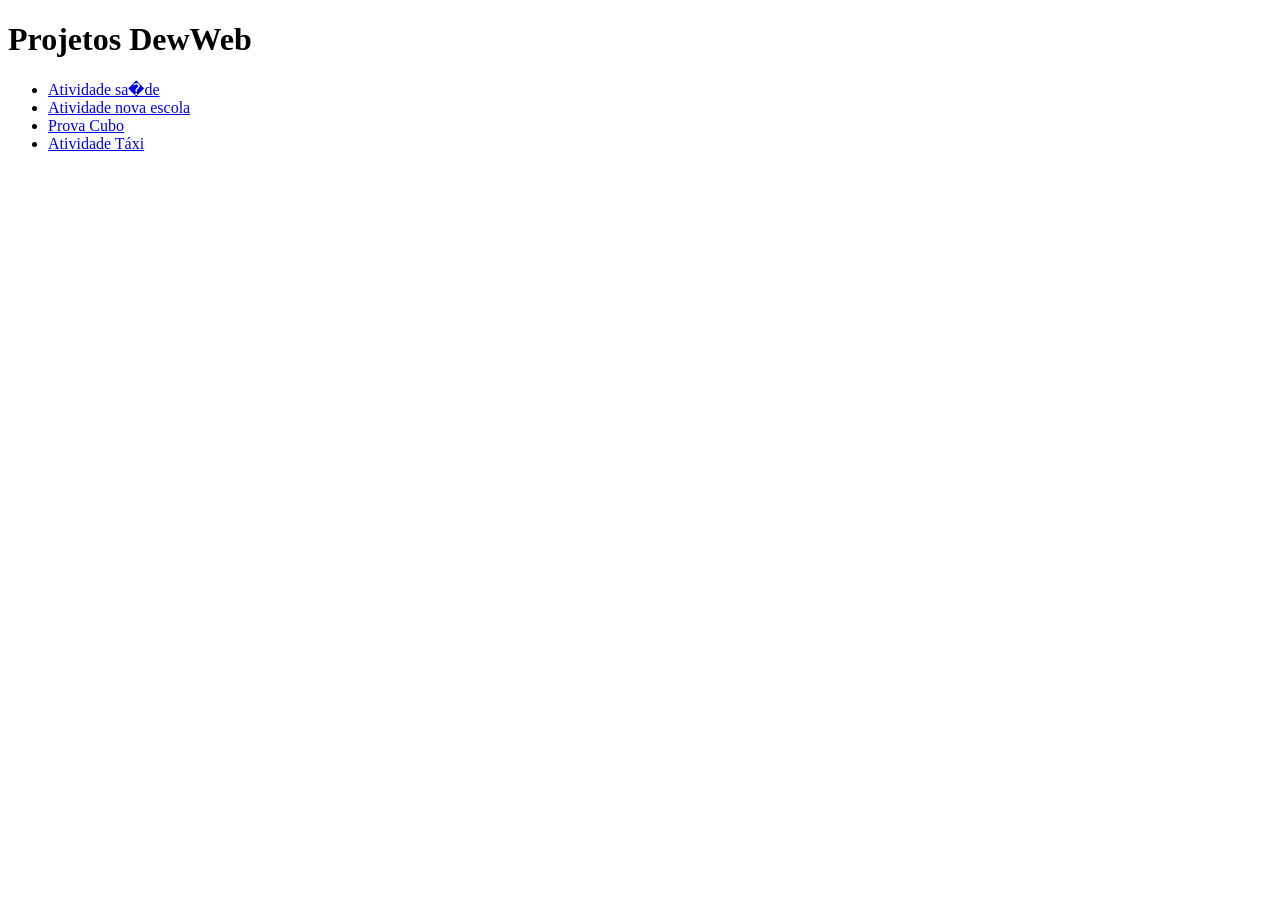
<file: index.html>
<!DOCTYPE html>
<html lang="en">
<head>
    <meta charset="UTF-8">
    <meta name="viewport" content="width=device-width, initial-scale=1.0">
    <title>Projetos DevWeb</title>
</head>
<body>
    <main>
        <h1>
            Projetos DewWeb
        </h1>
        <ul>
            <li>
                <a href="atv-saude/atv-saude/index.html">Atividade sa�de</a>
            </li>
            <li>
                <a href="css 2025 (2)/index.html">Atividade nova escola</a>
            </li>
            <li>
                <a href="cubo/index.html">Prova Cubo</a>
            </li>
            <li>
                <a href="Atividade taxi/index.html">Atividade Táxi</a>
            </li>
        </ul>
    </main>
</body>
</html>
</file>
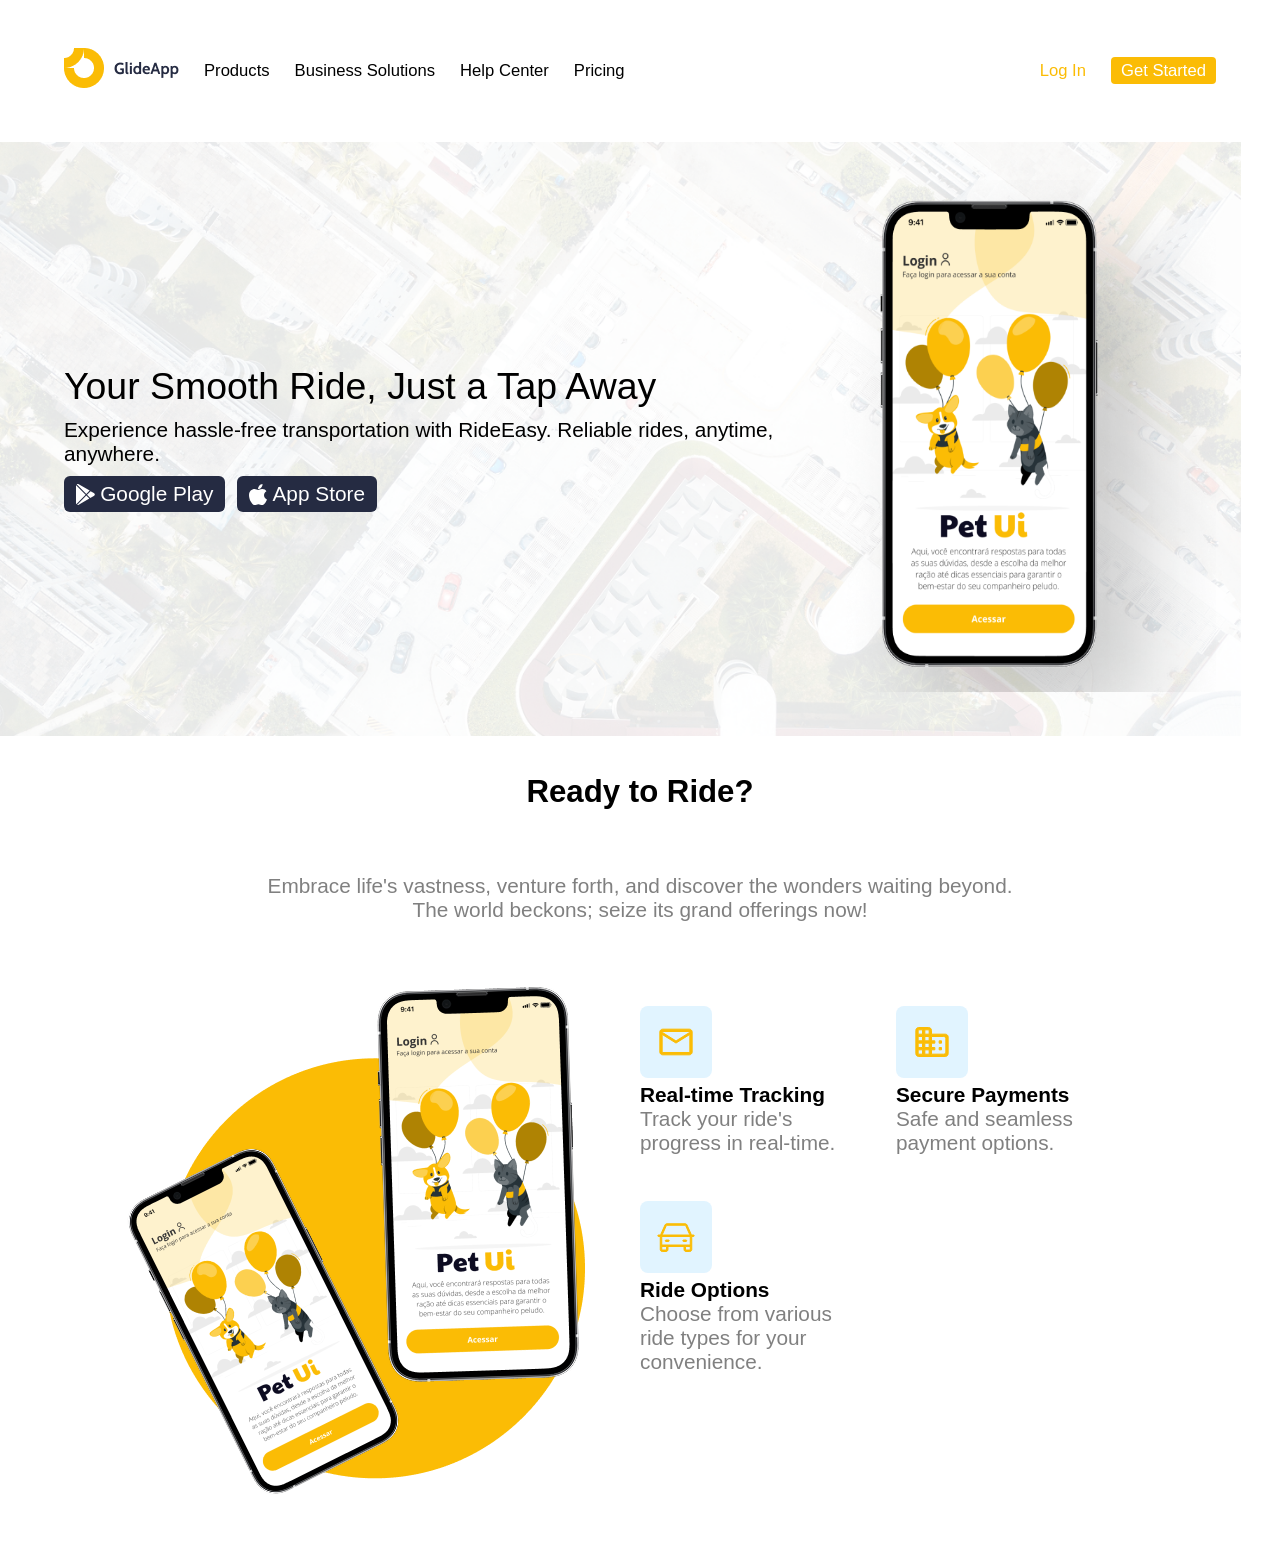
<file: Atividade taxi/index.html>
<!DOCTYPE html>
<html lang="en">

<head>
    <meta charset="UTF-8">
    <meta name="viewport" content="width=device-width, initial-scale=1.0">
    <title>Táxi</title>
    <link rel="stylesheet" href="css/reset.css">
    <link rel="stylesheet" href="css/style.css">
</head>

<body>
    <header>
        <nav>
            <ul>
                <li>
                    <a href="index.html">
                        <img src="images/logo-glide-app.png" alt="">
                    </a>
                </li>
                <li>
                    <a href="#">
                        Products
                    </a>
                </li>
                <li>
                    <a href="#">
                        Business Solutions
                    </a>
                </li>
                <li>
                    <a href="#">Help Center</a>
                </li>
                <li>
                    <a href="#">Pricing</a>
                </li>
            </ul>
            <ul>
                <li class="fonte-amarelo">
                    <a href="#">Log In</a>
                </li>
                <li class="botao-amarelo">
                    <a href="#">Get Started</a>
                </li>
            </ul>
        </nav>
    </header>
    <main>
        <section class="banner">
            <div class="texto">
                <h2>Your Smooth Ride, Just a Tap Away</h2>
                <p>Experience hassle-free transportation with RideEasy. Reliable rides, anytime, anywhere.</p>
                <p class="botao">
                    <a href="#">
                        <img src="images/icon-button-google.svg" alt=""><span>Google Play</span>
                    </a>
                    <a href="#">
                        <img src="images/icon-apple-ios.svg" alt=""><span>App Store</span>
                    </a>
                </p>
            </div>
            <div class="imagem">
                <img src="images/iphone-pet-ui.png" alt="">
            </div>
        </section>
        <section class="ready">
            <h2>
                Ready to Ride?
            </h2>
            <p>
                Embrace life's vastness, venture forth, and discover the wonders waiting beyond. The world beckons;
                seize its grand offerings now!
            </p>
            <div>
                <div class="imagem">
                    <img src="images/smartphones-pet-uis.png" alt="">
                </div>
                <div class="lista">
                    <ul>
                        <li>
                            <img src="images/icon-back-blue-letter.svg" alt="">
                            <h3>Real-time Tracking</h3>
                            <p>Track your ride's progress in real-time.</p>
                        </li>
                        <li>
                            <img src="images/icon-back-blue-building.svg" alt="">
                            <h3>Secure Payments</h3>
                            <p>Safe and seamless payment options.</p>
                        </li>
                        <li>
                            <img src="images/icon-back-blue-car.svg" alt="">
                            <h3>Ride Options</h3>
                            <p>Choose from various ride types for your convenience.</p>
                        </li>
                    </ul>
                </div>
            </div>

        </section>
    </main>
</body>

</html>
</file>
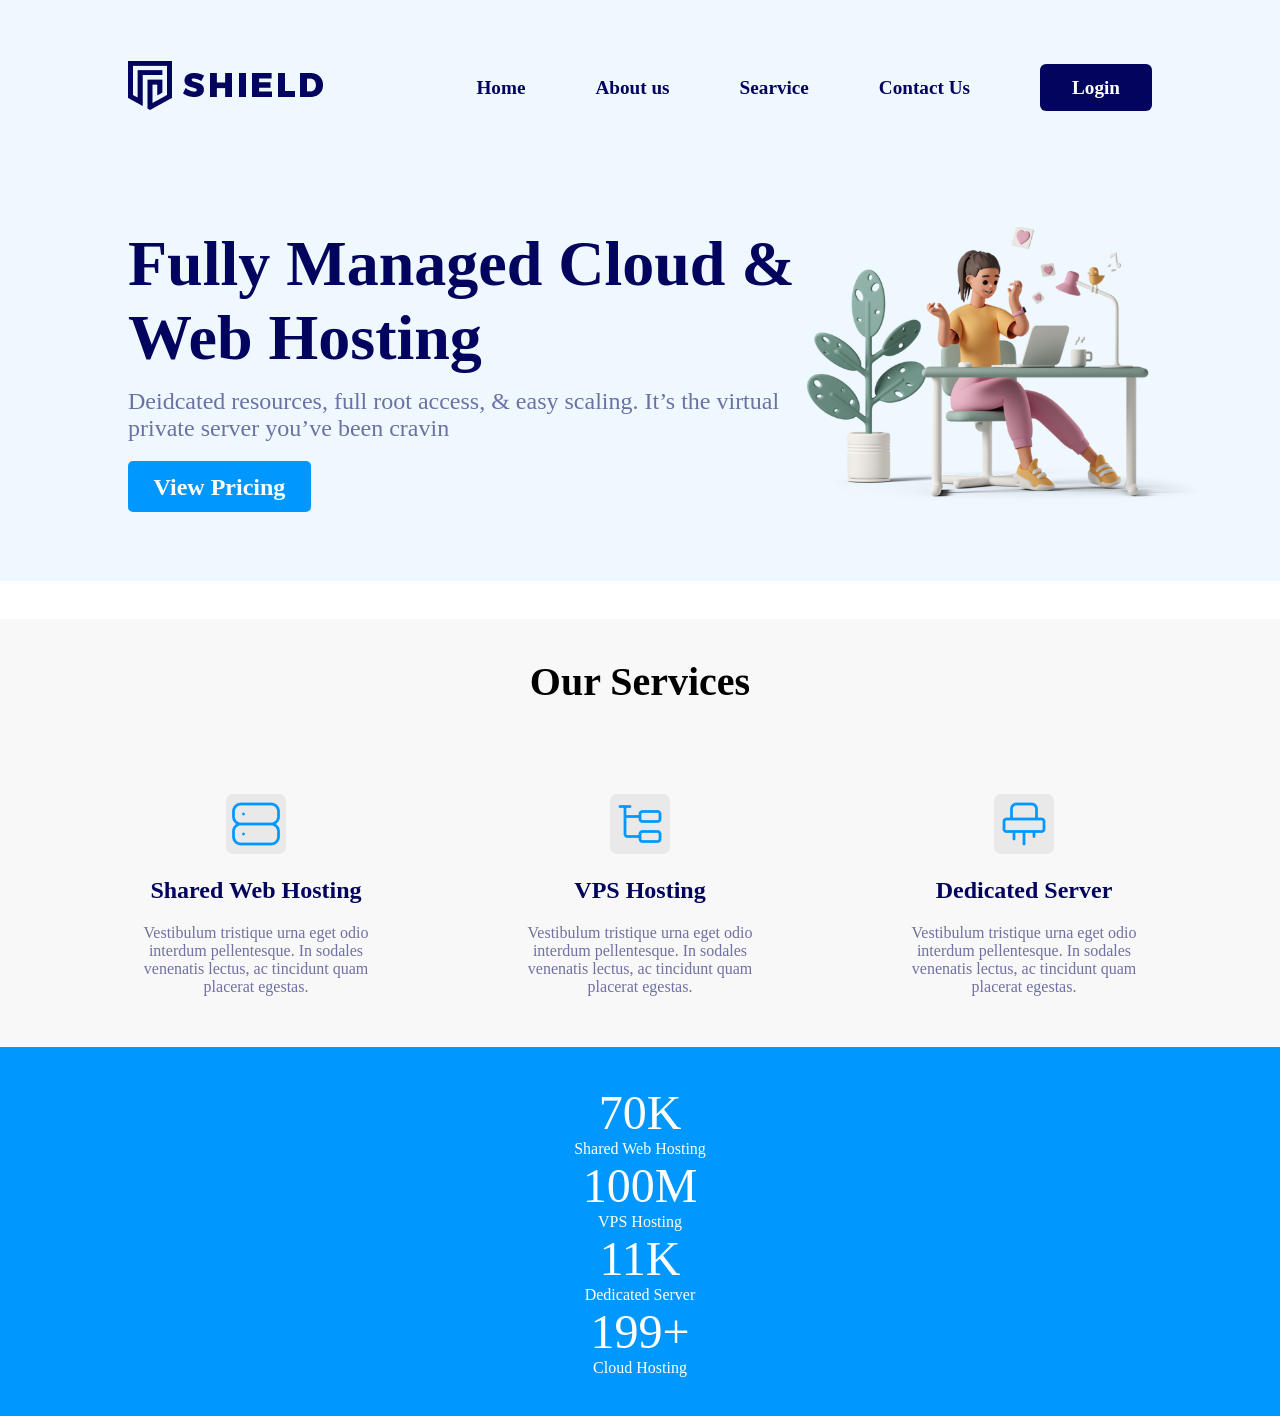
<file: Atividade-Shield/index.html>
<!DOCTYPE html>
<html lang="en">

<head>
    <meta charset="UTF-8">
    <meta name="viewport" content="width=device-width, initial-scale=1.0">
    <title>Document</title>
    <link rel="stylesheet" href="css/reset.css">
    <link rel="stylesheet" href="css/style.css">
</head>

<body>
    <header>
        <div>
            <h1>
                <a href="index.html"><img src="imagens/logo.png" alt=""></a>
            </h1>
        </div>
        <div>
            <nav>
                <ul>
                    <li>
                        <a href="index.html">Home</a>
                    </li>
                    <li>
                        <a href="#">About us</a>
                    </li>
                    <li>
                        <a href="#">Searvice</a>
                    </li>
                    <li>
                        <a href="#">Contact Us</a>
                    </li>
                    <li>
                        <a href="#" class="btn-escuro">Login</a>
                    </li>
                </ul>
            </nav>
        </div>
    </header>
    <section class="banner">
        <div>
            <h1>
                Fully Managed Cloud & Web Hosting
            </h1>
            <p>
                Deidcated resources, full root access, & easy scaling. It’s the virtual private server you’ve been
                cravin
            </p>
            <p class="btn-claro">
                <a href="#">View Pricing</a>
            </p>
        </div>
        <div>
            <img src="imagens/boneca.png" alt="Ilustração de mulher no computador.">
        </div>
    </section>
    <section class="services">
        <h2>
            Our Services
        </h2>
        <ul>
            <li>
                <img src="imagens/pri.png" alt="">
                <h3>
                    Shared Web Hosting
                </h3>
                <p>
                    Vestibulum tristique urna eget odio interdum pellentesque. In sodales venenatis lectus, ac tincidunt quam placerat egestas.
                </p>
            </li>
            <li>
                <img src="imagens/seg.png" alt="">
                <h3>
                    VPS  Hosting
                </h3>
                <p>
                    Vestibulum tristique urna eget odio interdum pellentesque. In sodales venenatis lectus, ac tincidunt quam placerat egestas.
                </p>
            </li>
            <li>
                <img src="imagens/ter.png" alt="">
                <h3>
                    Dedicated Server 
                </h3>
                <p>
                    Vestibulum tristique urna eget odio interdum pellentesque. In sodales venenatis lectus, ac tincidunt quam placerat egestas.
                </p>
            </li>
        </ul>
    </section>
    <section class="numeros">
        <ul>
            <li>
                <h4>
                    70K
                </h4>
                <p>
                    Shared Web Hosting
                </p>
            </li>
            <li>
                <h4>
                    100M
                </h4>
                <p>
                    VPS Hosting
                </p>
            </li>
            <li>
                <h4>
                    11K
                </h4>
                <p>
                    Dedicated Server
                </p>
            </li>
            <li>
                <h4>
                    199+
                </h4>
                <p>
                    Cloud Hosting
                </p>
            </li>
        </ul>
    </section>
</body>

</html>
</file>
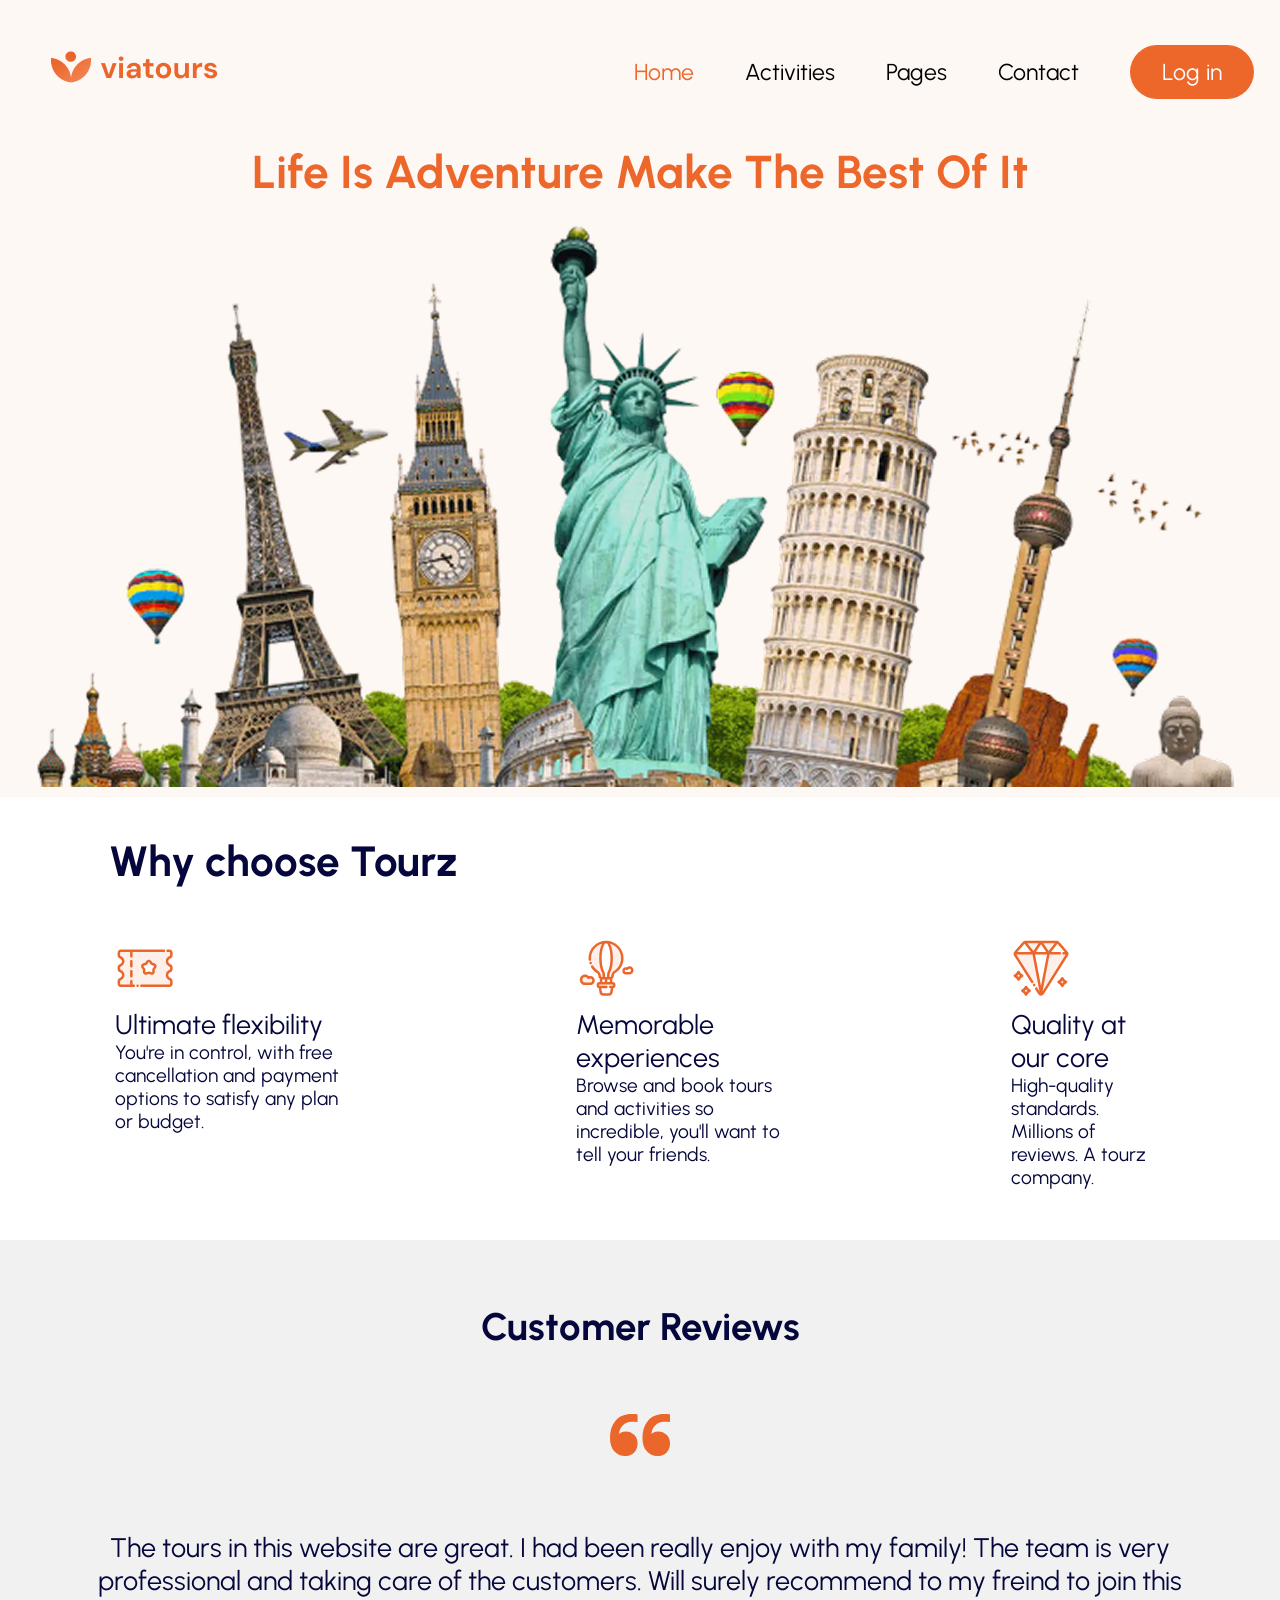
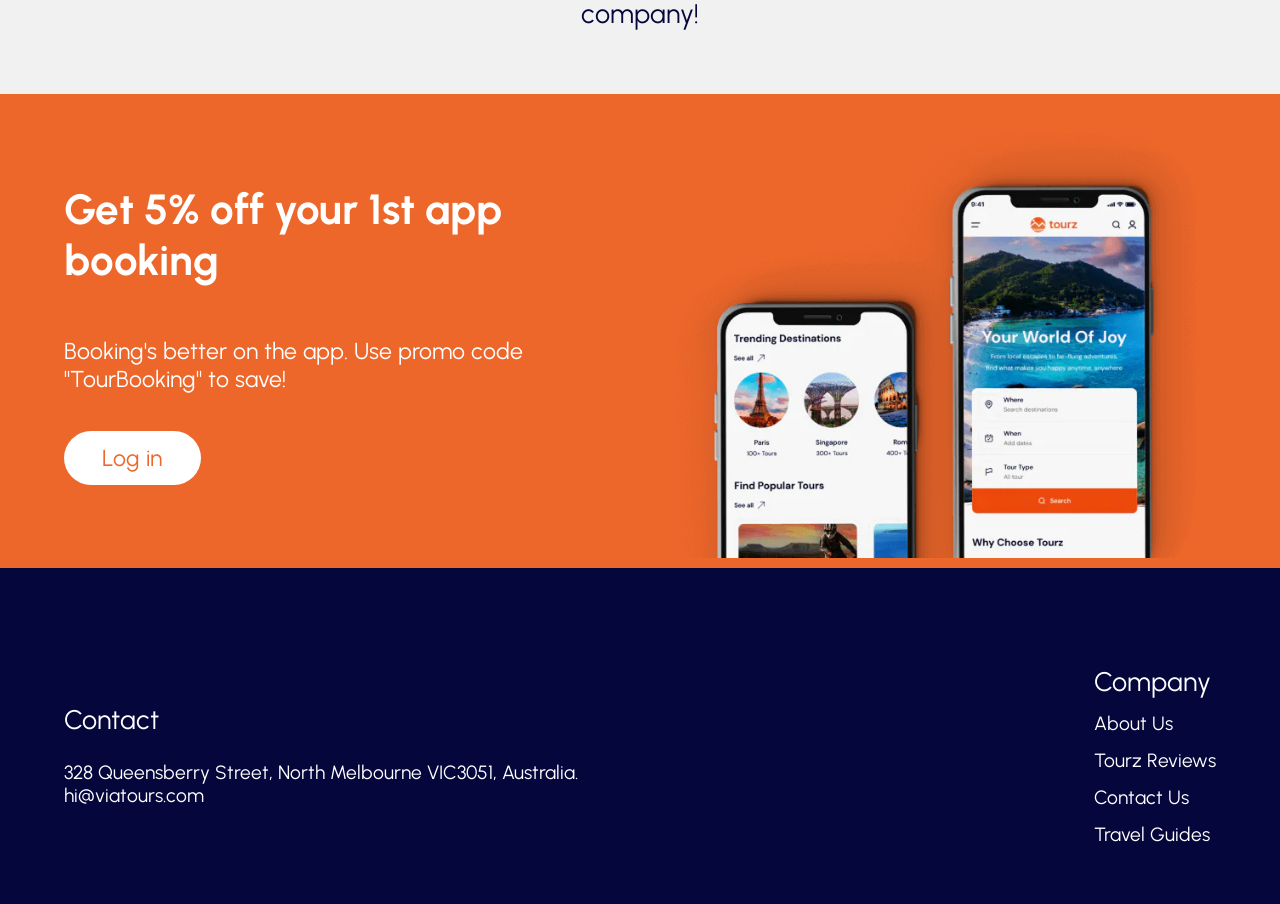
<file: atv-prova-viatours/index.html>
<!DOCTYPE html>
<html lang="en">

<head>
    <meta charset="UTF-8">
    <meta name="viewport" content="width=device-width, initial-scale=1.0">
    <title>Document</title>
    <link rel="stylesheet" href="css/reset.css">
    <link rel="stylesheet" href="css/style.css">
</head>

<body>
    <header>
        <nav>
            <div>
                <h1>
                    <a href="index.html">
                        <img src="imagens/logo-viatours.png" alt="">
                    </a>
                </h1>
            </div>
            <div>
                <ul>
                    <li>
                        <a href="index.html" class="laranja">Home</a>
                    </li>
                    <li>
                        <a href="#">Activities</a>
                    </li>
                    <li>
                        <a href="#">Pages</a>
                    </li>
                    <li>
                        <a href="#">Contact</a>
                    </li>
                    <li>
                        <a href="#" class="botao">Log in</a>
                    </li>
                </ul>
            </div>
        </nav>
    </header>
    <section class="banner">
        <h1>
            Life Is Adventure Make The Best Of It
        </h1>
        <img src="imagens/imagem-banner.png" alt="">
    </section>
    <section class="opcoes">
        <h2>
            Why choose Tourz
        </h2>
        <ul>
            <li>
                <img src="imagens/icon-ticket.svg" alt="ticket">
                <h3>
                    Ultimate flexibility
                </h3>
                <p>
                    You're in control, with free cancellation and payment options to satisfy any plan or budget.
                </p>
            </li>
            <li>
                <img src="imagens/icon-balloon.svg.svg" alt="balão">
                <h3>
                    Memorable experiences
                </h3>
                <p>
                    Browse and book tours and activities so incredible, you'll want to tell your friends.

                </p>
            </li>
            <li>
                <img src="imagens/icon-diamond.svg.svg" alt="diamante">
                <h3>
                    Quality at our core
                </h3>
                <p>
                    High-quality standards. Millions of reviews. A tourz company.
                </p>
            </li>
        </ul>
    </section>
    <section class="customer">
        <h2>
            Customer Reviews
        </h2>
        <img src="imagens/aspas.svg" alt="aspas">
        <p>The tours in this website are great. I had been really enjoy with my family! The team is very professional
            and taking care of the customers. Will surely recommend to my freind to join this company!</p>
    </section>
    <section class="get">
        <div>
            <h2>
                Get 5% off your 1st app booking
            </h2>
            <p>
                Booking's better on the app. Use promo code "TourBooking" to save!
            </p>
            <p class="btn">
                <a href="#">Log in</a>
            </p>
        </div>
        <div>
            <img src="imagens/celular.png" alt="celulares">
        </div>
    </section>
    <footer>
        <div>
            <h4>
                Contact
            </h4>
            <p>
                328 Queensberry Street, North Melbourne VIC3051, Australia.
            </p>
            <p>
                hi@viatours.com
            </p>
        </div>
        <div>
            <ul>
                <li>
                    <span>
                        Company
                    </span>
                </li>
                <li>
                    About Us
                </li>
                <li>
                    Tourz Reviews
                </li>
                <li>
                    Contact Us
                </li>
                <li>
                    Travel Guides
                </li>
            </ul>
        </div>
    </footer>
</body>

</html>
</file>
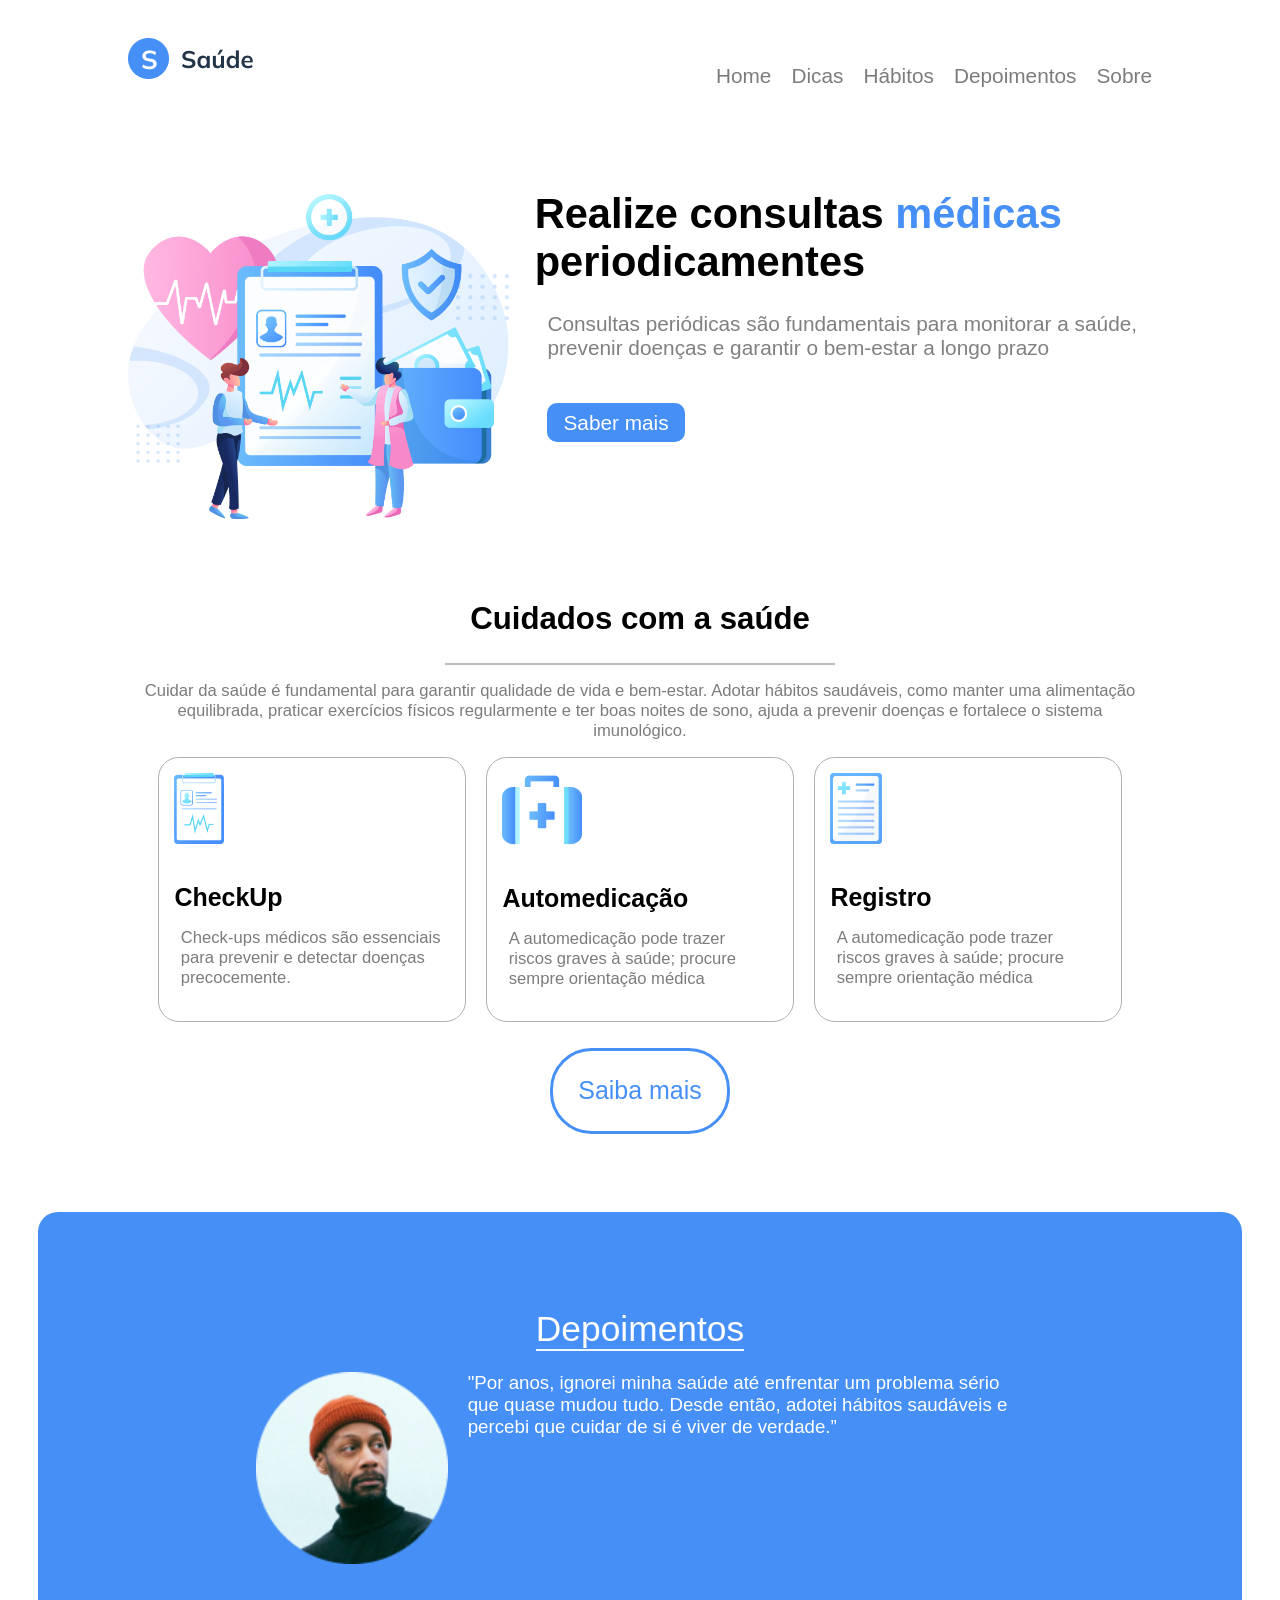
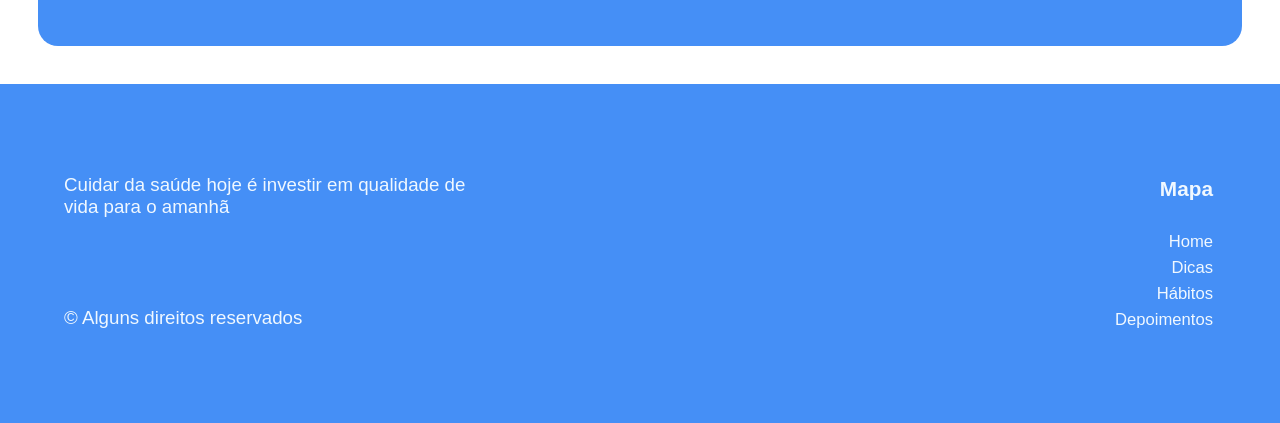
<file: atv-saude/index.html>
<!DOCTYPE html>
<html lang="en">
<head>
    <meta charset="UTF-8">
    <meta name="viewport" content="width=device-width, initial-scale=1.0">
    <title>Atividade Consulta Medica</title>

    <link rel="stylesheet" href="css/reset.css">
    <link rel="stylesheet" href="css/style.css">
</head>
<body>
    <header>
        <h1>
            <a href="index.html"><img src="src/images/logo.png" alt="Logo espaço saúde."></a>
        </h1>
        <nav>
            <ul>
                <li><a href="index.html">Home</a></li>
                <li><a href="#">Dicas</a></li>
                <li><a href="#">Hábitos</a></li>
                <li><a href="#">Depoimentos</a></li>
                <li><a href="#">Sobre</a></li>
            </ul>
        </nav>
    </header>
    <main>
        <section class="banner">
            <div>
                <img src="src/images/foto-banner.png" alt="banner">
            </div>
            <div>
                <h2>
                Realize consultas <span>médicas</span> periodicamentes
            </h2>
            <p>
                Consultas periódicas são fundamentais para monitorar a saúde, prevenir doenças e garantir o bem-estar a longo prazo
            </p>
            <p>
                <a href="#">Saber mais</a>
            </p>
            </div>
        </section>
        <section class="cuidados">
            <h2>
                <span>
                    Cuidados com a saúde
                </span>
            </h2>
            <p>
                Cuidar da saúde é fundamental para garantir qualidade de vida e bem-estar. Adotar hábitos saudáveis, como manter uma alimentação equilibrada, praticar exercícios físicos regularmente e ter boas noites de sono, ajuda a prevenir doenças e fortalece o sistema imunológico.
            </p>
            <ul>
                <li>
                    <img src="src/images/prancheta-1.png" alt="prancheta">
                    <h2>CheckUp</h2>
                    <p>Check-ups médicos são essenciais para prevenir e detectar doenças precocemente.</p>
                </li>
                <li>
                    <img src="src/images/mala.png" alt="mala">
                    <h2>Automedicação</h2>
                    <p>A automedicação pode trazer riscos graves à saúde; procure sempre orientação médica</p>
                </li>
                <li>
                    <img src="src/images/prancheta-2.png" alt="prancheta">
                    <h2>Registro</h2>
                    <p>A automedicação pode trazer riscos graves à saúde; procure sempre orientação médica</p>
                </li>
            </ul>
            <p>
                <a href="#">
                    Saiba mais
                </a>
            </p>
        </section>
        <section class="depoimento">
            <h2>
                <span>
                    Depoimentos
                </span>
            </h2>
            <div>
                <p>
                <img src="src/images/foto-depoimento.png" alt="homem">
            </p>
            <p>
                "Por anos, ignorei minha saúde até enfrentar um problema sério que quase mudou tudo. Desde então, adotei hábitos saudáveis e percebi que cuidar de si é viver de verdade.”
            </p>
            </div>
        </section>
        <footer>
            <div>
                <p class="cuidar">
                Cuidar da saúde hoje é investir em qualidade de vida para o amanhã</p>
                <p>
                        © Alguns direitos reservados
                </p>
            </div>
            <div class="mapa">
                <ul>
                    <li><h2>Mapa</h2></li>
                    <li><a href="index.html">Home</a></li>
                    <li><a href="#">Dicas</a></li>
                    <li><a href="#">Hábitos</a></li>
                    <li><a href="#">Depoimentos</a></li>
                </ul>
            </div>
        </footer>
    </main>
</body>
</html>
</file>
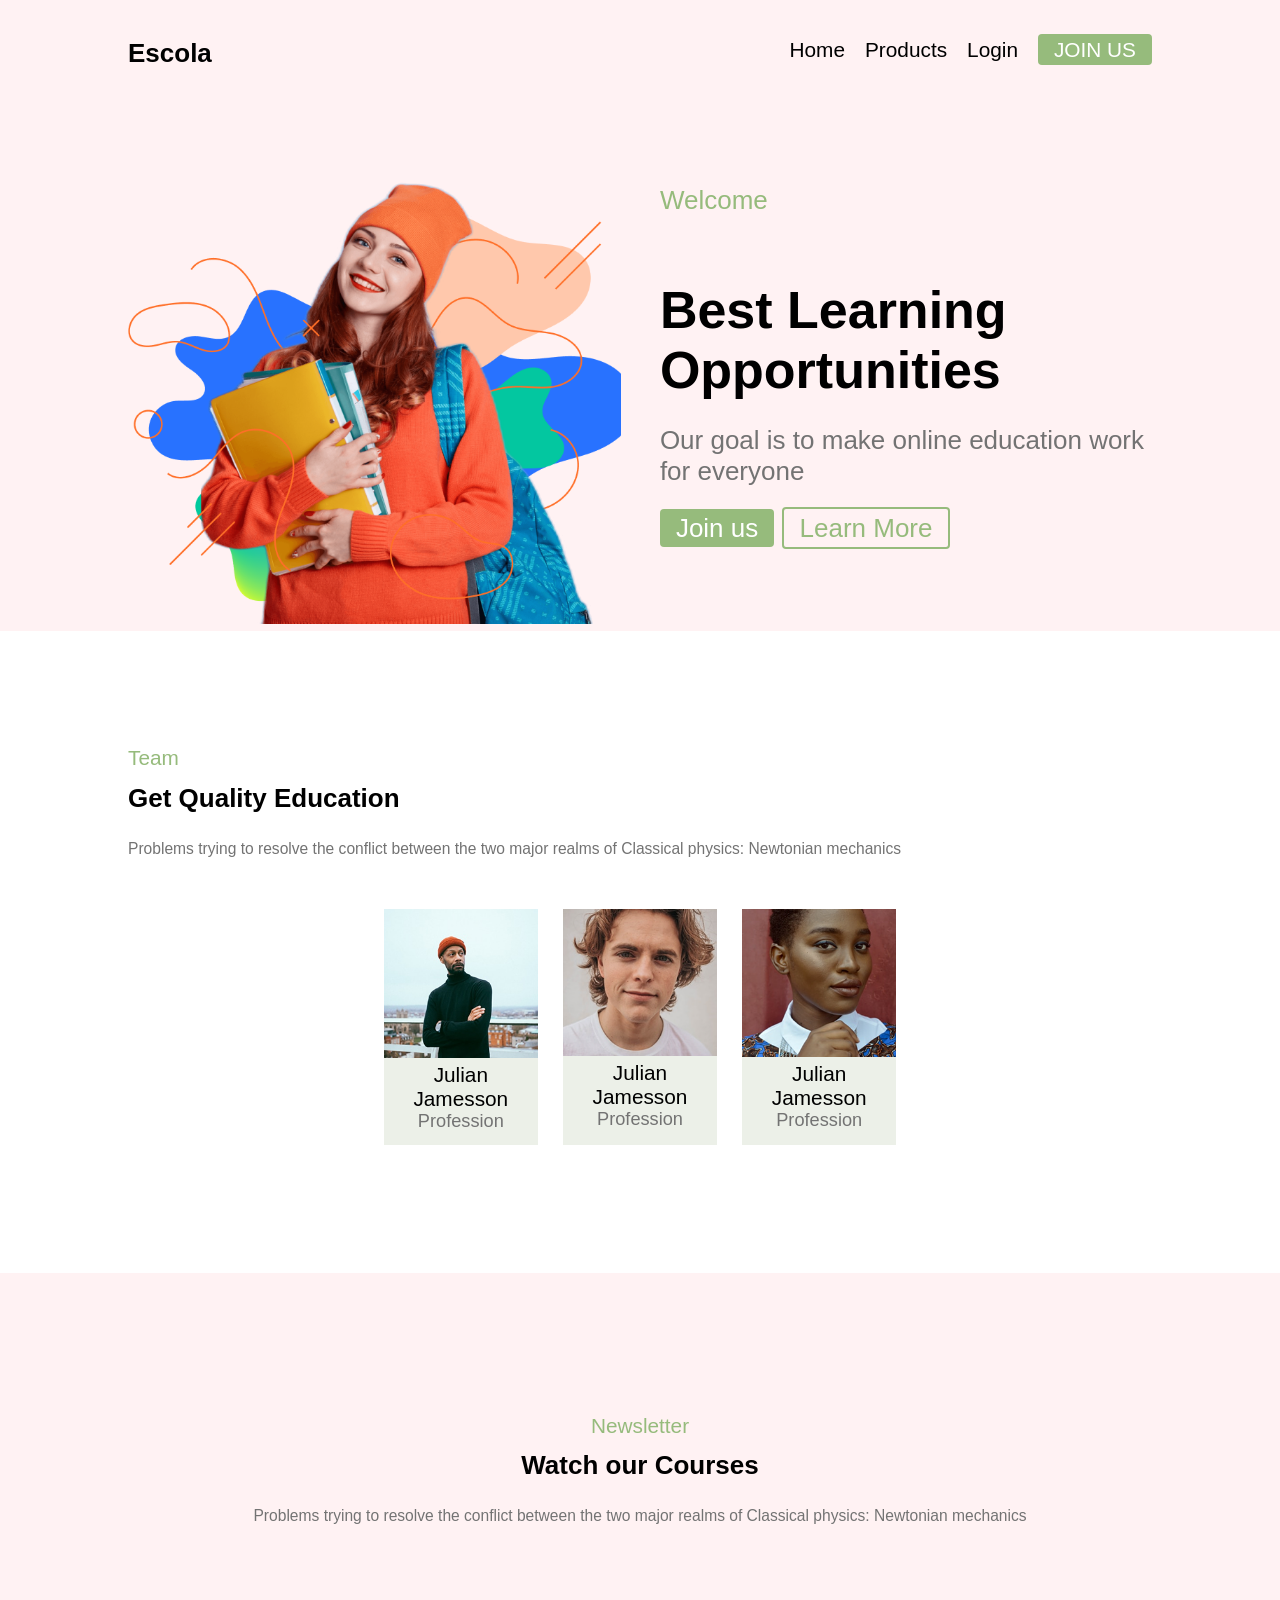
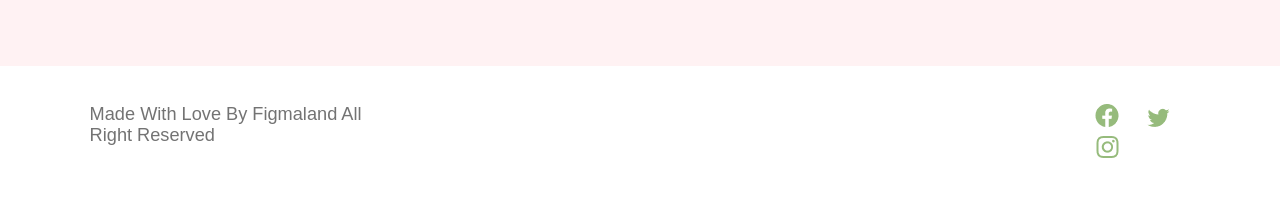
<file: css 2025 (2)/index.html>
<!DOCTYPE html>
<html lang="en">
<head>
    <meta charset="UTF-8">
    <meta name="viewport" content="width=device-width, initial-scale=1.0">
    <title>Nova escola</title>
    <link rel="stylesheet" href="reset.css">
    <link rel="stylesheet" href="style.css">
</head>
<body>
    <header>
     <h1>
        <a href="index.html">Escola</a>
    </h1>
    <nav>
        <ul>
            <li>
                <a href="index.html">Home</a>
            </li>
            <li>
                <a href="#">Products</a>
            </li>
             <li>
                <a href="#">Login</a>
            </li>
             <li>
                <a href="#" class="btn">JOIN US</a>
            </li>
        </ul>
    </nav>
    </header>
    <main>
        <section class="banner">
            <div>
                <img src="sr/hero-cover-1.png" alt="">
            </div>
            <div>
                <h3>
                    Welcome
                </h3>
                <h2>
                    Best Learning Opportunities
                </h2>
                <p>
                    Our goal is to make online education work for everyone
                </p>
                <p>
                    <a href="#" class="btn">Join us</a>
                    <a href="#" class="btn-border">Learn More</a>
                </p>
            </div>
        </section>
        <section class="team">
            <h3>
                Team
            </h3>
            <h2>
                Get Quality Education
            </h2>
            <p>
                Problems trying to resolve the conflict between 
the two major realms of Classical physics: Newtonian mechanics 
            </p>
            <ul>
                <li>
                    <img src="sr/touca.vermelha.jpg" alt="">
                    <h4>
                        Julian Jamesson
                    </h4>
                    <p>
                        Profession
                    </p>
                </li>
                <li>
                    <img src="sr/Nathan glow up.png" alt="">
                    <h4>
                        Julian Jamesson
                    </h4>
                    <p>
                        Profession
                    </p>
                </li>
                <li>
                    <img src="sr/fixed-height sec-.png" alt="">
                    <h4>
                        Julian Jamesson
                    </h4>
                    <p>
                        Profession
                    </p>
                </li>
            </ul>
        </section>
        <section class="new">
            <h3>
                Newsletter
            </h3>
            <h2>
                Watch our Courses
            </h2>
            <p>
                Problems trying to resolve the conflict between the two major realms of Classical physics: Newtonian mechanics 
            </p>
        </section>
        <footer>
            <div>
                <p>Made With Love By Figmaland All Right Reserved </p>
            </div>
            <div>
                <a href="#"><img src="sr/facebook.png" alt="facebook"></a>
                <a href="#"><img src="sr/twitter.png" alt="twitter"></a>
                <a href="#"><img src="sr/ant-design_instagram-outlined.png" alt="instagram"></a>
            </div>
        </footer>
    </main>
</body>
</html>
</file>
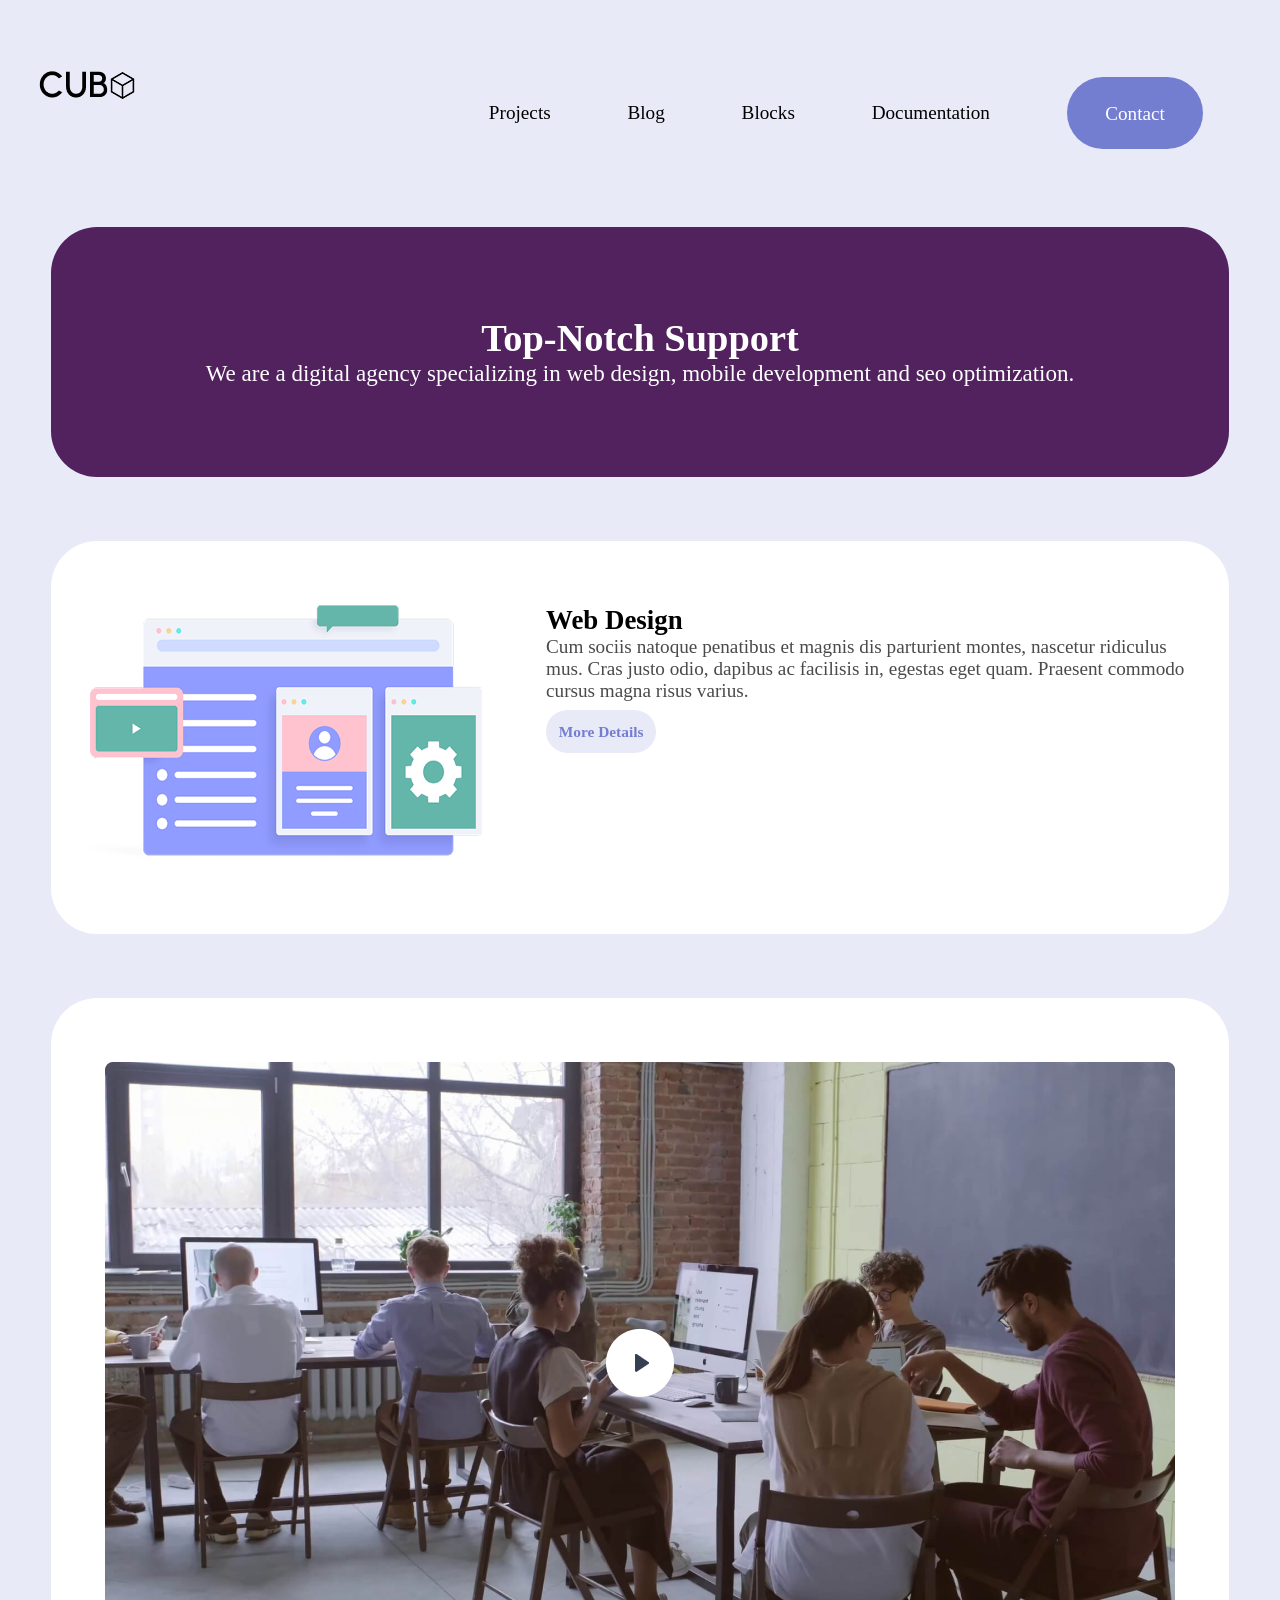
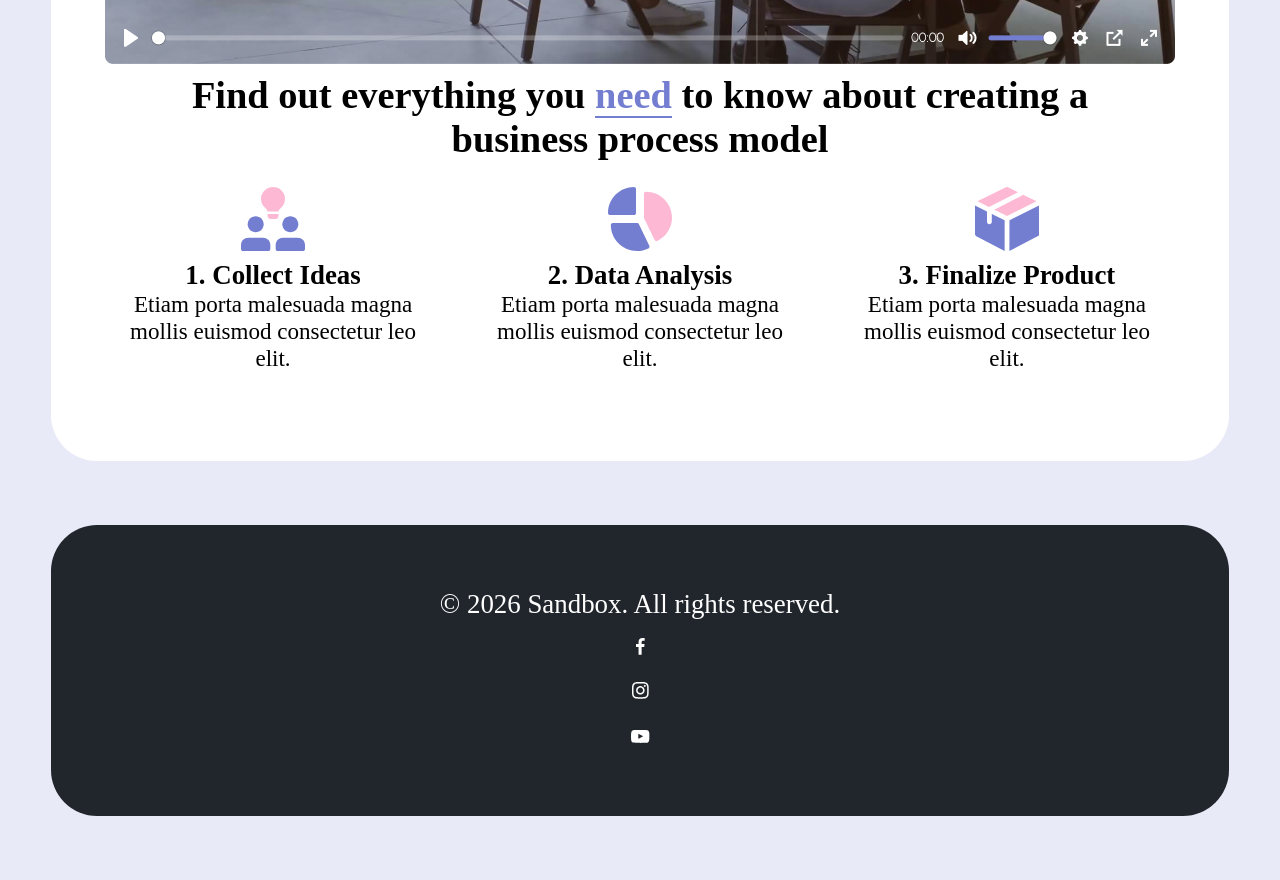
<file: cubo/index.html>
<!DOCTYPE html>
<html lang="en">
<head>
    <meta charset="UTF-8">
    <meta name="viewport" content="width=device-width, initial-scale=1.0">
    <title>Document</title>
    <link rel="stylesheet" href="css/reset.css">
    <link rel="stylesheet" href="css/style.css">
</head>
<body>
    <header>
        <nav>
            <div>
                <h1>
                    <a href="index.html"><img src="images/logo-cubo.png" alt="logo"></a>
                </h1>
            </div>
            <div>
                <ul>
                <li>
                    <a href="#">Projects</a>
                </li>
                <li>
                    <a href="#">Blog</a>
                </li>
                <li>
                    <a href="#">Blocks</a>
                </li>
                <li>
                    <a href="#">Documentation</a>
                </li>
                <li>
                    <a href="#"><span>Contact</span></a>
                </li>
            </ul>
            </div>
        </nav>
    </header>
    <section class="banner">
        <h1>
            Top-Notch Support
        </h1>
        <p>
            We are a digital agency specializing in web design, mobile development and seo optimization.
        </p>
    </section>
    <section class="web">
        <div>
            <img src="images/web-design-cubo.png" alt="Web desing">
        </div>
        <div>
            <h2>
                Web Design
            </h2>
            <p>
                Cum sociis natoque penatibus et magnis dis parturient  montes, nascetur ridiculus mus. Cras justo odio, dapibus ac facilisis in, egestas eget quam. Praesent commodo cursus magna risus varius.
            </p>
            <a href="#">More Details</a>
        </div>
    </section>
    <section class="projetos">
        <img src="images/video-cubo.png" alt="video cubo">
        <h2>Find out everything you <span>need</span> to know about creating a business process model
        </h2>
        <ol>
            <li>
                <img src="images/icone-collect-ideas.svg" alt="Collect">
                <h3>1. Collect Ideas</h3>
                <p>Etiam porta malesuada magna mollis euismod consectetur leo elit.</p>
            </li>
            <li>
                <img src="images/icone-data-analysis.svg" alt="Data analysis">
                <h3>2. Data Analysis</h3>
                <p>Etiam porta malesuada magna mollis euismod consectetur leo elit.</p>
            </li>
            <li>
                <img src="images/icone-finalize-product.svg" alt="Finalize Product">
                <h3>3. Finalize Product</h3>
                <p>Etiam porta malesuada magna mollis euismod consectetur leo elit.</p>
            </li>
        </ol>
    </section>
    <footer>
        <div>
             <p>
            © 2026 Sandbox. All rights reserved.
        </p>
        </div>
        <div>
        <ul>
            <li>
                <img src="images/facebook.svg" alt="facebook">
            </li>
        </ul>
        <ul>
            <li>
                <img src="images/instagram.svg" alt="instagram">
            </li>
        </ul>
        <ul>
            <li>
                <img src="images/youtube.svg" alt="youtube">
            </li>
        </div>
        
        </ul>
    </footer>
</body>
</html>
</file>
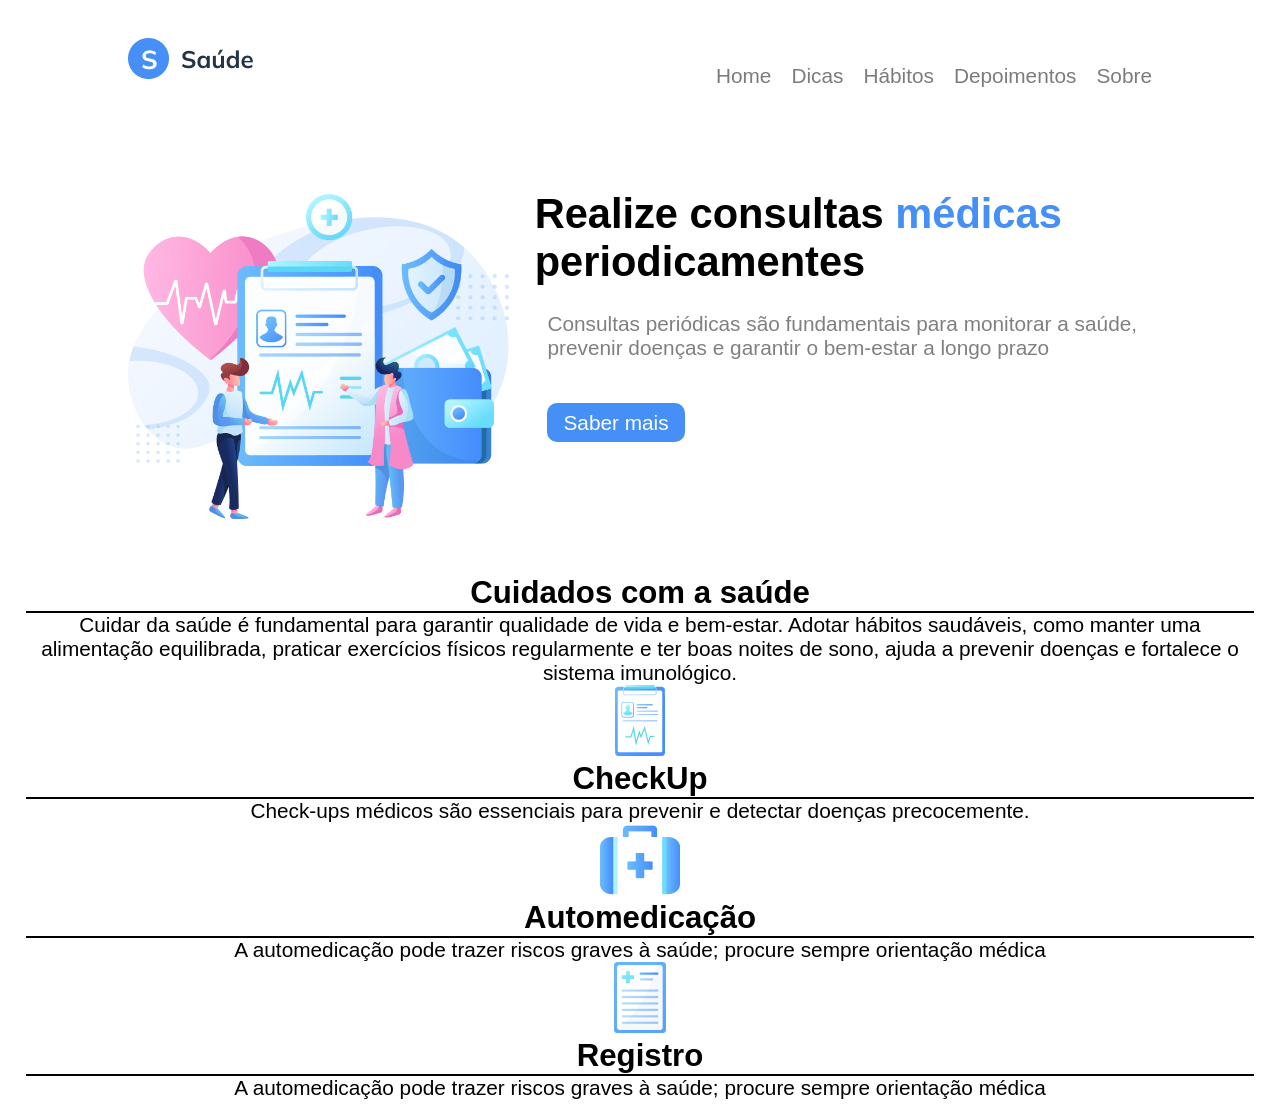
<file: atv-saude/atv-saude/index.html>
<!DOCTYPE html>
<html lang="en">
<head>
    <meta charset="UTF-8">
    <meta name="viewport" content="width=device-width, initial-scale=1.0">
    <title>Atividade Consulta Medica</title>

    <link rel="stylesheet" href="css/reset.css">
    <link rel="stylesheet" href="css/style.css">
</head>
<body>
    <header>
        <h1>
            <a href="index.html"><img src="src/images/logo.png" alt="Logo espaço saúde."></a>
        </h1>
        <nav>
            <ul>
                <li><a href="index.html">Home</a></li>
                <li><a href="#">Dicas</a></li>
                <li><a href="#">Hábitos</a></li>
                <li><a href="#">Depoimentos</a></li>
                <li><a href="#">Sobre</a></li>
            </ul>
        </nav>
    </header>
    <main>
        <section class="banner">
            <div>
                <img src="src/images/foto-banner.png" alt="banner">
            </div>
            <div>
                <h2>
                Realize consultas <span>médicas</span> periodicamentes
            </h2>
            <p>
                Consultas periódicas são fundamentais para monitorar a saúde, prevenir doenças e garantir o bem-estar a longo prazo
            </p>
            <p>
                <a href="#">Saber mais</a>
            </p>
            </div>
        </section>
        <section class="cuidados">
            <h2>
                Cuidados com a saúde
            </h2>
            <p>
                Cuidar da saúde é fundamental para garantir qualidade de vida e bem-estar. Adotar hábitos saudáveis, como manter uma alimentação equilibrada, praticar exercícios físicos regularmente e ter boas noites de sono, ajuda a prevenir doenças e fortalece o sistema imunológico.
            </p>
            <ul>
                <li>
                    <img src="src/images/prancheta-1.png" alt="prancheta">
                    <h2>CheckUp</h2>
                    <p>Check-ups médicos são essenciais para prevenir e detectar doenças precocemente.</p>
                </li>
                <li>
                    <img src="src/images/mala.png" alt="mala">
                    <h2>Automedicação</h2>
                    <p>A automedicação pode trazer riscos graves à saúde; procure sempre orientação médica</p>
                </li>
                <li>
                    <img src="src/images/prancheta-2.png" alt="prancheta">
                    <h2>Registro</h2>
                    <p>A automedicação pode trazer riscos graves à saúde; procure sempre orientação médica</p>
                </li>
            </ul>
        </section>
    </main>
</body>
</html>
</file>
<file: Atividade taxi/css/style.css>
html {
  font-size: clamp(1rem, calc(0.5rem + 1vw), 4rem);
  font-family: 'Trebuchet MS', 'Lucida Sans Unicode', 'Lucida Grande', 'Lucida Sans', Arial, sans-serif;
}

header {
    text-align: center;
    padding: 3vw 5vw 3vw 5vw;
}

header nav ul li {
    margin: 10px 0 10px 0;
}

header nav ul li.fonte-amarelo a{
    color: #FBBC05;
}

header nav ul li.botao-amarelo a{
    background-color: #FBBC05;
    color: white;
    padding: 4px 10px 4px 10px;
    border-radius: 4px;
}

main section.banner {
    background: url(../images/background-banner.png) no-repeat;
    background-size: auto 100%;
    padding: 3vw 5vw 3vw 5vw;
}

section.banner div.imagem {
    display: none;
}

section.banner h2 {
    font-size: 1.8rem;
}

section.banner p a{
    background: #252B42;
    color: white;
    display: inline-block;
    padding: 6px 12px;
    border-radius: 6px;
    display: flex;
    align-items: center;
}

section.banner p {
    display: flex;
    gap: 12px;
    margin: 10px 0 0 0;
}

section.banner p img {
    height: 1rem;
    display: inline-block;
    margin: 0 5px 0 0;
}

section.ready div.imagem {
    display: none;
}

section.ready {
    text-align: center;
    padding: 3vw 5vw 3vw 5vw;
}

section.ready h2 {
    font-size: 1.5rem;
    font-weight: bolder;
}

section.ready p {
    color: grey;
}

section.ready ul li {
    margin: 20px 0 0 0;
}

section.ready ul li h3 {
    font-weight: bolder;
}

@media only screen and (min-width: 600px) {
    header nav {
        display: flex;
        justify-content: space-between;
        font-size: 0.8rem;
        align-items: center;
    }
    
    header nav ul {
        display: flex;
        align-items: center;
        gap: 25px;
    }

    header nav ul li a:hover {
        color: #FBBC05;
    }

    header nav ul li.fonte-amarelo a:hover{
        color: black;
    }
    header nav ul li.botao-amarelo a:hover {
        background-color: white;
        border: 3px solid #FBBC05;
    }

    section.banner div.imagem {
        display: block;
    }

    section.banner {
        display: flex;
        align-items: center;
        justify-content: space-between;
    }

    section.banner div.imagem img {
        height: 40vw;
    }

    section.ready div.imagem {
        display: block;
    }

    section.ready >div {
        display: flex;
    }

    section.ready div.lista ul{
        display: flex;
        gap: 2vw;
        flex-wrap: wrap;
        text-align: left;
    }

    section.ready div.lista ul li {
        width: 40%;
    }

    section.ready div div {
        width: 50%;
    }

    section.ready >p {
        padding: 5vw 15vw;
    }

}
</file>
<file: Atividade-Shield/css/style.css>
header {
    background-color: aliceblue;
    padding: 3vw 10vw 3vw 10vw;
    text-align: center;
}

header nav ul {
    display: block;
    gap: 70px;
    font-size: 1.2rem;
    color: #03045E;
    font-weight: bold;
}

header nav ul li {
    padding: 3vw 0 3vw 0;
}

header nav ul li a.btn-escuro {
    background-color: #03045E;
    color: white;
    padding: 2vw 6vw 2vw 6vw;
    border-radius: 6px;
}

.banner {
    background-color: aliceblue;
    text-align: center;
    padding: 4vw 5vw 4vw 5vw;
}

.banner div h1 {
    color: #03045E;
    font-size: 1.5rem;
    font-weight: 900;
    padding: 3vw 0 3vw 0;
}

.banner div p {
    color: #03055e8e;
    padding: 3vw 0 3.5vw 0;
}

.banner div p.btn-claro a {
    background-color: #0098FF;
    color: white;
    padding: 1vw 3vw 1vw 3vw;
    border-radius: 5px;
}

.services {
    background-color: #f8f8f8;
    margin: 6vw 0 0 0;
    text-align: center;
}

.services h2 {
    font-size: 1.5rem;
    padding: 3vw 0;
    font-weight: bold;
}

.services ul li {
    padding: 4vw 0;
}

.services ul li img {
    background-color: #e9e9e9;
    border-radius: 7px;
}

.services ul li h3 {
    color: #03045E;
    font-weight: bold;
    padding: 2.5vw 0 2.5vw 0;
    font-size: 1.2rem;
}

.services p {
    color: #03055e8e;
    padding: 0 5vw;
}

.numeros {
    background-color: #0098FF;
    text-align: center;
    color: white;
    padding: 3vw 0;
}

.numeros h4 {
    font-size: 3rem;
}

@media only screen and (min-width: 600px) {

    header {
        background-color: aliceblue;
        display: flex;
        justify-content: space-between;
        padding: 3vw 10vw 3vw 10vw;
        align-items: center;
    }

    header nav ul {
        display: flex;
        gap: 70px;
        font-size: 1.2rem;
        color: #03045E;
        font-weight: bold;
    }

    header nav ul li a.btn-escuro {
        background-color: #03045E;
        color: white;
        padding: 1vw 2.5vw 1vw 2.5vw;
    }

    .banner {
        display: flex;
        justify-content: space-between;
        text-align: left;
        padding: 4vw 5vw 4vw 10vw;
    }

    .banner div h1 {
        font-size: 4rem;
        padding: 0;
    }

    .banner div p {
        padding: 1vw 0 1.5vw 0;
        font-size: 1.5rem;
    }

    .banner div p.btn-claro a {
        background-color: #0098FF;
        color: white;
        padding: 1vw 2vw 1vw 2vw;
        border-radius: 5px;
        font-weight: bold;
    }

    .services {
        margin: 3vw 0 0 0;
    }

    .services ul {
        display: flex;
        margin: 0 5vw;
    }

    .services h2 {
        font-size: 2.5rem;
    }

    .services ul li h3 {
        font-size: 1.5rem;
        padding: 1.5vw 0;
    }

    .services ul li {
        margin: 0 5vw;
    }

    .services p {
        padding: 0;
    }

    

}
</file>
<file: atv-prova-viatours/css/style.css>
/* === IMPORTAÇÃO DE FONTES */

@import url('https://fonts.googleapis.com/css2?family=Epilogue:ital,wght@0,100..900;1,100..900&family=Fredoka:wght@300..700&family=Nunito:ital,wght@0,200..1000;1,200..1000&family=Oswald:wght@200..700&family=Urbanist:ital,wght@0,100..900;1,100..900&display=swap');
/*
Fontes Disponíveis:
// Sugiro usar esta 
 
font-family: "Fredoka", sans-serif;
font-family: "Epilogue", sans-serif;
font-family: "Nunito", sans-serif;
font-family: "Oswald", sans-serif;
*/
/* ==========================*/

/* ==== FORMATAÇÃO GERAL === */
html {
    font-size: clamp(1rem, 2vw + 0.8rem, 3rem);
    font-family: "Urbanist", sans-serif;
}

header {
    text-align: center;
    background-color: #FEF8F5;
}

header nav div h1 a img {
    padding: 4vw;
}

header nav div ul li {
    padding: 2vw;
}

header nav div ul li a.laranja {
    color: #ED672B;
}

header nav div ul li a.botao {
    background-color: #ED672B;
    padding: 2vw 5vw;
    border-radius: 5vw;
    color: rgb(255, 255, 255);
}

.banner {
    padding: 5vw;
    text-align: center;
    background-color: #FEF8F5;
}

.banner h1 {
    padding: 3vw 0 0 0;
    color: #ED672B;
    font-weight: bold;
}

.opcoes h2 {
    color: #05073C;
    font-weight: bold;
    font-size: 1.1rem;
    padding: 8vw 5vw 0 5vw;
}

.opcoes ul {
    padding: 3vw 5vw 3vw 5vw;
    color: #05073C;
}

.opcoes ul li {
    padding: 4vw 0;
}

.opcoes ul li p {
    font-size: 0.8rem;
}

.customer {
    color: #05073C;
    background-color: #f1f1f1;
    text-align: center;
    padding: 8vw 5vw;
}

.customer h2 {
    font-size: 1.1rem;
    font-weight: bold;
}

.customer img {
    padding: 7vw 0;
}

.customer p {
    font-size: 0.9rem;
}

.get {
    background-color: #ED672B;
    color: #ffffff;
    padding: 3vw 5vw 0 5vw;
}

.get h2 {
    font-size: 1.3rem;
    font-weight: bold;
    padding: 5vw 1vw;
}

.get p {
    font-size: 0.8rem;
    padding: 3vw 0;
}

.get p.btn a {
    background-color: #ffffff;
    color: #ED672B;
    padding: 2vw 4vw;
    border-radius: 5vw;
}

footer {
    background-color: #05073C;
    color: #ffffff;
    padding: 5vw;
}

footer h4 {
    font-size: 0.85rem;
    padding: 4vw 0 4vw 0;
}

footer p {
    font-size: 0.7rem;
}

footer ul {
    padding: 4vw 0;
}

footer ul li {
    font-size: 0.7rem;
}

footer ul li span {
    font-size: 0.85rem;
}



/* MEDIA QUERY - DESKTOP */
@media screen and (min-width: 600px) {

    header nav {
        display: flex;
        justify-content: space-between;
    }

    header nav {
        align-items: center;
    }

    header div ul {
        display: flex;
    }

    header nav div ul li {
        font-size: 0.6rem;
    }

    header nav div ul li a.botao {
        padding: 1vw 2.5vw;
    }

    .banner {
        padding: 0;
        text-align: center;
        background-color: #FEF8F5;
    }

    .banner h1 {
        padding: 0;
        color: #ED672B;
        font-weight: bold;
        font-size: 1.2rem;
    }

    .opcoes h2 {
        color: #05073C;
        font-weight: bold;
        font-size: 1.1rem;
        padding: 3vw 3vw 0 8.5vw;
    }

    .opcoes ul {
        display: flex;
        padding: 3vw 5vw 3vw 5vw;
        color: #05073C;
        gap: 10vw;
        justify-content: space-between;
    }

    .opcoes ul li {
        padding: 1vw 4vw;
    }

    .opcoes ul li h3 {
        font-size: 0.7rem;
    }

    .opcoes ul li p {
        font-size: 0.5rem;
    }

    .customer {
        color: #05073C;
        background-color: #f1f1f1;
        text-align: center;
        padding: 5vw 5vw;
    }

    .customer h2 {
        font-size: 1rem;
    }

    .customer img {
        padding: 5vw 0;
    }

    .customer p {
        font-size: 0.7rem;
    }

    .get {
        display: flex;
        background-color: #ED672B;
        color: #ffffff;
        padding: 3vw 5vw 0 5vw;
        justify-content: space-between;
    }

    .get h2 {
        font-size: 1.1rem;
        font-weight: bold;
        padding: 4vw 0;
    }

    .get p {
        font-size: 0.6rem;
        padding: 0 0 4vw 0;
    }

    .get p.btn a {
        background-color: #ffffff;
        color: #ED672B;
        padding: 1vw 3vw;
        border-radius: 5vw;
    }

    footer {
        background-color: #05073C;
        color: #ffffff;
        padding: 3vw 5vw 0 5vw;
        display: flex;
        justify-content: space-between;
        align-items: center;
    }

    footer h4 {
        font-size: 0.7rem;
        padding: 0 0 2vw 0;
    }

    footer p {
        font-size: 0.5rem;
    }

    footer ul {
        padding: 4vw 0;
    }

    footer ul li {
        font-size: 0.5rem;
        padding: 7px 0;
    }

    footer ul li span {
        font-size: 0.7rem;
    }

}
</file>
<file: atv-saude/css/style.css>
html {
  font-size: clamp(1rem, calc(0.5rem + 1vw), 1.625rem);
  font-family: 'Trebuchet MS', 'Lucida Sans Unicode', 'Lucida Grande', 'Lucida Sans', Arial, sans-serif;
}

header {
  text-align: center;
  padding: 3vw 0 3vw 0;
}

header nav ul li {
  padding: 2vw 0 2vw 0;
  color: rgb(124, 124, 124);
}

/* === Banner === */

section.banner {
  padding: 1vw 3vw 1vw 3vw;
}

section.banner h2 {
  font-weight: bold;
  font-size: 2rem;
}

section.banner h2 span {
  color: #458FF6;
}

section.banner p {
  color: gray;
  padding: 2vw 1vw 2vw 1vw;
}

section.banner p a {
  background-color: #458FF6;
  color: white;
  padding: 8px 16px 8px 16px;
  border-radius: 10px;
}

/* === cuidados === */

section.cuidados {
  text-align: center;
  padding: 1vw 10vw 1vw 10vw;
}

section.cuidados h2{
  font-size: 1.2rem;
  font-weight: bold;
}

section.cuidados h2 span{
  font-size: 1.5rem;
  font-weight: bold;
  border-bottom: 2px solid rgb(189, 189, 189);
  padding: 2vw;
  display: inline-block;
}

section.cuidados p{
  color: rgb(124, 124, 124);
  font-size: 0.8rem;
  padding: 0.5vw; 
  margin: 10px 0 10px 0;
}

section.cuidados ul li {
  border: 1px solid rgb(174, 174, 174);
  margin: 3vw 0 0 0;
  padding: 15px 15px 15px 15px;
  border-radius: 1rem;
  text-align: left;
}

section.cuidados ul li h2{
  padding: 3vw 0 0 0
}

section.cuidados ul li img {
  display: flex;
}

section.cuidados p a{
  color:#458FF6;
  font-size: 1.2rem;
  padding: 2vw 2vw 2vw 2vw;
  border: #458FF6 solid;
  border-radius: 2rem;
  display: inline-block;
  margin: 10px 0 10px 0
}

section p a:hover {
  background-color: #458FF6;
  color: white;
}

section.depoimento {
  background-color: #458FF6;
  color: white;
  border-radius: 20px;
  text-align: center;
  margin: 3vw 3vw 3vw 3vw;
  padding: 6vw 17vw 6vw 17vw;
}

section.depoimento h2 {
  font-size: 1.7rem;
  margin: 1rem
}

section.depoimento h2 span {
  border-bottom: 2px solid aliceblue;
  display: inline-block;
}

section.depoimento p{
  font-size: 0.9rem;
}

footer {
  background-color: #458FF6;
  color: aliceblue;
  padding: 7vw 5vw 7vw 5vw;
  margin: opa;
  display: flex;
  gap: 3rem;
  text-align: left;
}

footer div p {
  font-size: 0.9rem;
}

footer div p.cuidar {
  margin: 0 0 10vw 0;
}

footer h2 {
  font-weight: bold;
  font-size: 1rem;
  margin: 0 0 2vw 0;
}

footer div ul li {
  font-size: 0.8rem;
  padding: 3px
}
/* === desktop === */

@media only screen and (min-width: 600px) {
  header {
    display: flex;
    justify-content: space-between;
    padding: 3vw 10vw 3vw 10vw;
  }

  header nav ul {
    display: flex;
    gap: 20px;
  }

  header nav ul li:hover {
    color:black;
  }
  section.banner {
    display: flex;
    padding: 3vw 10vw 3vw 10vw;
    gap: 2vw;
  }
  section.cuidados ul {
    display: flex;
    justify-content: center;
    gap: 1rem
  }
  section.cuidados ul li {
    margin: 0 0 0 0;
    width: 30%;
  }

  section.depoimento div {
    display: flex;
    text-align: left;
    gap: 20px;
    font-size: 1.2rem;
  }

  section.depoimento div p img {
    width: 500px;
  }

  footer {
    display: flex;
    gap: 30rem;
  }

  footer div p.cuidar{
    margin: 0 0 7vw 0;
  }

  footer div.mapa {
    text-align: right;
  }
}
</file>
<file: css 2025 (2)/style.css>
html {
    font-size: clamp(1rem, calc(0.5rem + 2vw), 1.625rem);
    font-family: 'Trebuchet MS', 'Lucida Sans Unicode', 'Lucida Grande', 'Lucida Sans', Arial, sans-serif;
}

a.btn {
    background-color: #96BB7C;
    color: #FFFFFF;
    padding: 4px 16px 4px 16px;
    border-radius: 4px;
}

a.btn:hover {
    background-color: #586b4a;
}

a.btn-border {
    border: 2px solid #96BB7C;
    color: #96BB7C;
    padding: 4px 16px;
    border-radius: 4px;
}

a.btn-border:hover{
    background-color: #586b4a;
    color: #FFFFFF;
}

header {
    background-color: #FFF2F3;
    display: flex;
    justify-content: space-between;
    padding: 3vw 10vw 3vw 10vw;
}

header nav ul {
    display: flex;
    gap: 20px;
    font-size: 0.8rem;
}

header h1 {
    font-weight: 600;
}

/*=== banner ===*/

section.banner {
    background: #FFF2F3;
    padding: 3vw 10vw 0vw 10vw;
    display: flex;
    gap: 3vw;
}

section.banner h3 {
    color: #96BB7C;
    padding: 3vw 0vw 5vw 0vw;
}

section.banner h2 {
    font-size: 2rem;
    font-weight: bold;
    padding: 0vw 0vw 2vw 0vw;
}

section.banner p {
    color: #737373;
    padding: 0vw 0vw 2vw 0vw;
}

/*=== team ===*/

section.team {
    padding: 8vw 10vw 10vw 10vw;
}

section.team ul {
    display: flex;
    justify-content: center;
    gap: 2vw;
    padding: 3vw 0vw 0vw 0vw;

}

section.team h3 {
    color: #96BB7C;
    padding: 1vw 0vw 1vw 0vw;
    font-size: 0.8rem;
}

section.team h2 {
    font-weight: bold;
    padding: 0vw 0vw 2vw 0vw;
}

section.team p {
    color: #737373;
    font-size: 0.6rem;
    padding: 0vw 0vw 1vw 0vw;
}

section.team ul li {
    width: 15%;
    background: #ECF0E8;
    text-align: center;
    font-size: 0.8rem;
}

section.team ul li p {
    color: #737373;
    font-size: 0.7rem;
}

section.new {
    background-color: #FFF2F3;
    text-align: center;
    padding: 10vw 10vw 10vw 10vw;
}

section.new h3{
    color: #96BB7C;
    padding: 1vw 0vw 1vw 0vw;
    font-size: 0.8rem;
}

section.new h2 {
    font-weight: bold;
    padding: 0vw 0vw 2vw 0vw;
}

section.new p {
    color: #737373;
    font-size: 0.6rem;
    padding: 0vw 0vw 1vw 0vw;
}

footer {
    padding: 3vw 7vw 3vw 7vw;
    display: flex;
    gap: 55vw;
}

footer p {
    color: #737373;
    font-size: 0.7rem;
}

footer img {
    padding: 0 10px 0 10px;
}
</file>
<file: cubo/css/style.css>
/* === IMPORTAÇÃO DE FONTES */

@import url('https://fonts.googleapis.com/css2?family=Epilogue:ital,wght@0,100..900;1,100..900&family=Fredoka:wght@300..700&family=Nunito:ital,wght@0,200..1000;1,200..1000&family=Oswald:wght@200..700&family=Urbanist:ital,wght@0,100..900;1,100..900&display=swap');
/*
Fontes Disponíveis:
// Sugiro usar esta 
font-family: "Urbanist", sans-serif; 
font-family: "Fredoka", sans-serif;
font-family: "Epilogue", sans-serif;
font-family: "Nunito", sans-serif;
font-family: "Oswald", sans-serif;
*/
/* ==========================*/

/* ==== FORMATAÇÃO GERAL === */
html{
    font-size: clamp(1rem, 2vw + 0.8rem, 3rem); 
    background-color: #E9EAF8;
}

header {
    text-align: center;
    margin: 5vw 0 5vw 0;
}

header ul li {
    padding: 3vw 3vw 3vw 3vw;
}

header ul li span {
    background-color: #747ED1;
    color: #ffffff;
    padding: 2vw 3vw 2vw 3vw;
    border-radius: 2rem;
}

section.banner {
    background-color: #51225E;
    color: #ffffff;
    text-align: center;
    padding: 5vw 3vw 5vw 3vw;
    border-radius: 1.2rem;
    margin: 0 4vw 5vw 4vw;
}

section.banner h1 {
    font-weight: bold;
    font-size: 1.2rem;
}

section.banner p {
    font-size: 0.7rem;;
}

section.web {
    background-color: #ffffff;
    padding: 5vw 3vw 5vw 3vw;
    border-radius: 1.2rem;
    margin: 0 4vw 5vw 4vw;
}

section.web h2 {
    font-weight: bold;
    font-size: 1.3rem;
}

section.web p {
    font-size: 0.9rem;
    color: #4a4a4b;
    padding: 0 0 3vw 0;
}

section.web a {
    background-color: #E9EAF8;
    padding: 3vw 3vw 3vw 3vw;
    margin: 3vw 0 0 0;
    border-radius: 1.5rem;
    color: #747ED1;
    font-size: 0.8rem;
    font-weight: bold;
}

section.projetos {
    background-color: #ffffff;
    padding: 5vw 3vw 5vw 3vw;
    border-radius: 1.2rem;
    margin: 0 4vw 5vw 4vw;
    text-align: center;
}

section.projetos h2 {
    font-weight: bold;
    font-size: 0.9rem;
}

section.projetos h2 span {
    color: #747ED1;
    border-bottom: #747ED1 solid 2px;
}

section.projetos ol li {
    padding: 2vw 3vw 2vw 3vw;
}

section.projetos ol li h3 {
    font-size: 0.85rem;
    font-weight: 700;
}

section.projetos ol li p {
    font-size: 0.8rem;
}

footer {
    background-color: #21262C;
    padding: 5vw 3vw 5vw 3vw;
    border-radius: 1.2rem;
    margin: 0 4vw 5vw 4vw;
    text-align: center;
}

footer p{
    color: #ffffff;
}

footer ul {
    text-align: center;
    justify-content: center;
    display: flex; flex-direction: row;
}




/* MEDIA QUERY - DESKTOP */
@media  screen and (min-width: 600px) {
    header nav {
        display: flex;
        justify-content: space-between;
        margin: 0 3vw 0 3vw;
    }
    header nav ul {
        display: flex;
        font-size: 0.5rem;
    }

    section.banner {
        padding: 7vw 3vw 7vw 3vw;
    }

    section.banner h1{
        font-size: 1rem;
    }
    section.banner p {
        font-size: 0.6rem;
    }

    section.web {
        display: flex;
        gap: 5vw;
    }
    section.web h2 {
        font-size: 0.7rem;
    }
    section.web p {
        font-size: 0.5rem;
        margin: 0 0 0 0;
        padding: 0 0 0 0;
    }
    section.web a {
        font-size: 0.4rem;
        padding: 1vw 1vw 1vw 1vw;
        margin: 0 0 0 0;
    }
    section.web img {
        width: 70vw; height: 20vw;
    }

    section.projetos h2{
        margin: 0 3vw 0 3vw;
        font-size: 1rem;
    }

    section.projetos ol {
        display: flex;
    }

    section.projetos ol li h3 {
        font-size: 0.7rem;
    }

    section.projetos ol li p {
        font-size: 0.6rem;
    }

    section.projetos ol li img {
        width: 5vw ;
        height: 5vw;
    }

    footer p {
        font-size: 0.7rem;
    }

}
</file>
<file: atv-saude/atv-saude/css/style.css>
html {
  font-size: clamp(1rem, calc(0.5rem + 1vw), 1.625rem);
  font-family: 'Trebuchet MS', 'Lucida Sans Unicode', 'Lucida Grande', 'Lucida Sans', Arial, sans-serif;
}

header {
  text-align: center;
  padding: 3vw 0 3vw 0;
}

header nav ul li {
  padding: 2vw 0 2vw 0;
  color: rgb(124, 124, 124);
}

/* === Banner === */

section.banner {
  padding: 1vw 2vw 1vw 2vw;
}

section.banner h2 {
  font-weight: bold;
  font-size: 2rem;
}

section.banner h2 span {
  color: #458FF6;
}

section.banner p {
  color: gray;
  padding: 2vw 1vw 2vw 1vw;
}

section.banner p a {
  background-color: #458FF6;
  color: white;
  padding: 8px 16px 8px 16px;
  border-radius: 10px;
}

/* === cuidados === */

section.cuidados {
  text-align: center;
  padding: 1vw 2vw 1vw 2vw;
}

section.cuidados h2 {
  font-size: 1.5rem;
  font-weight: bold;
  border-bottom: 2px solid black
}

/* desktop */

@media only screen and (min-width: 600px) {
  header {
    display: flex;
    justify-content: space-between;
    padding: 3vw 10vw 3vw 10vw;
  }

  header nav ul {
    display: flex;
    gap: 20px;
  }

  header nav ul li:hover {
    color:black;
  }
  section.banner {
    display: flex;
    padding: 3vw 10vw 3vw 10vw;
    gap: 2vw;
  }
}
</file>
